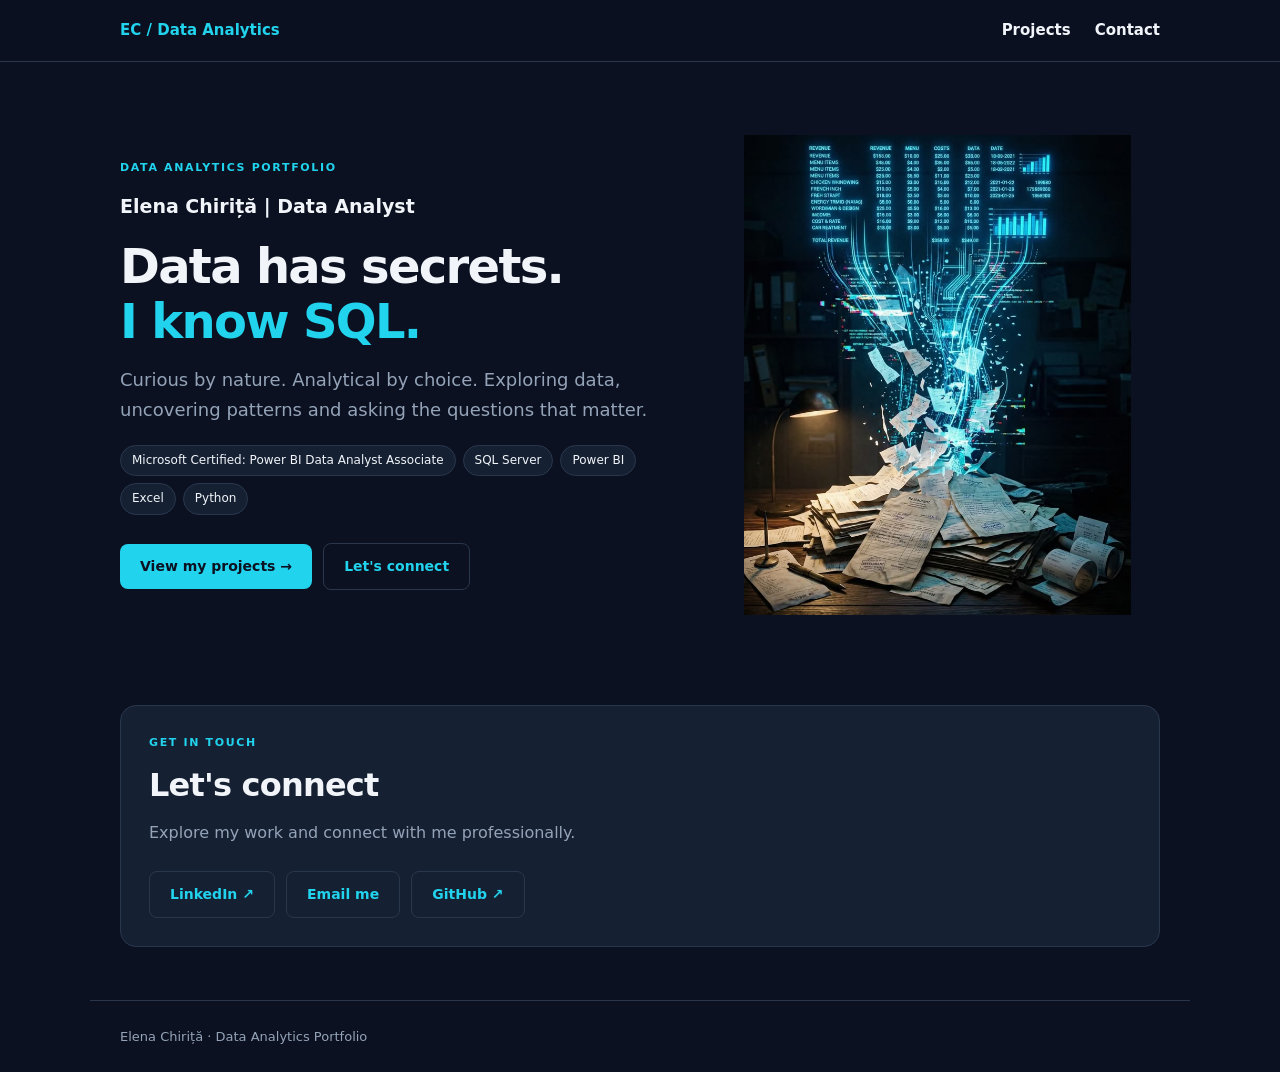
<file: index.html>
<!DOCTYPE html>
<html lang="en">
<head>
    <meta charset="utf-8">
    <meta name="viewport" content="width=device-width, initial-scale=1">
    <title>Elena Chiriță | Data Analyst Portfolio</title>
    <link rel="stylesheet" href="style.css">
</head>

<body>

<header>
    <nav>
        <a class="brand" href="index.html">EC / Data Analytics</a>
        <div>
            <a href="projects.html">Projects</a>
            <a href="#connect">Contact</a>
        </div>
    </nav>
</header>

<main>

    <section class="hero">

        <div class="hero-copy">

            <div class="eyebrow">
                Data analytics portfolio
            </div>

            <p class="identity">
                Elena Chiriță | Data Analyst
            </p>

            <h1>
                Data has secrets.<br>
                <span class="accent">I know SQL.</span>
            </h1>

            <p class="lead">
                Curious by nature. Analytical by choice.
                Exploring data, uncovering patterns and
                asking the questions that matter.
            </p>

            <div class="tags">

                <span class="tag">
                    Microsoft Certified: Power BI Data Analyst Associate
                </span>

                <span class="tag">SQL Server</span>
                <span class="tag">Power BI</span>
                <span class="tag">Excel</span>
                <span class="tag">Python</span>

            </div>

            <a class="btn" href="projects.html">
                View my projects →
            </a>

            <a class="btn secondary" href="#connect">
                Let's connect
            </a>

        </div>

        <div class="hero-visual">

            <img src="assets/data-hero.jpg.jpeg"
                 alt="Raw documents transforming into digital data">

        </div>

    </section>

    <section id="connect">

        <div class="eyebrow">Get in touch</div>

        <h2>Let's connect</h2>

        <p>
            Explore my work and connect with me professionally.
        </p>

        <a class="btn secondary"
           href="https://www.linkedin.com/in/elena-chirita-4a3ba3369/"
           target="_blank"
           rel="noopener noreferrer">
            LinkedIn ↗
        </a>

        <a class="btn secondary"
           href="mailto:chiritaelena314@gmail.com">
            Email me
        </a>

        <a class="btn secondary"
           href="https://github.com/ElenaChirita"
           target="_blank"
           rel="noopener noreferrer">
            GitHub ↗
        </a>

    </section>

</main>

<footer>
    Elena Chiriță · Data Analytics Portfolio
</footer>

</body>
</html>
</file>
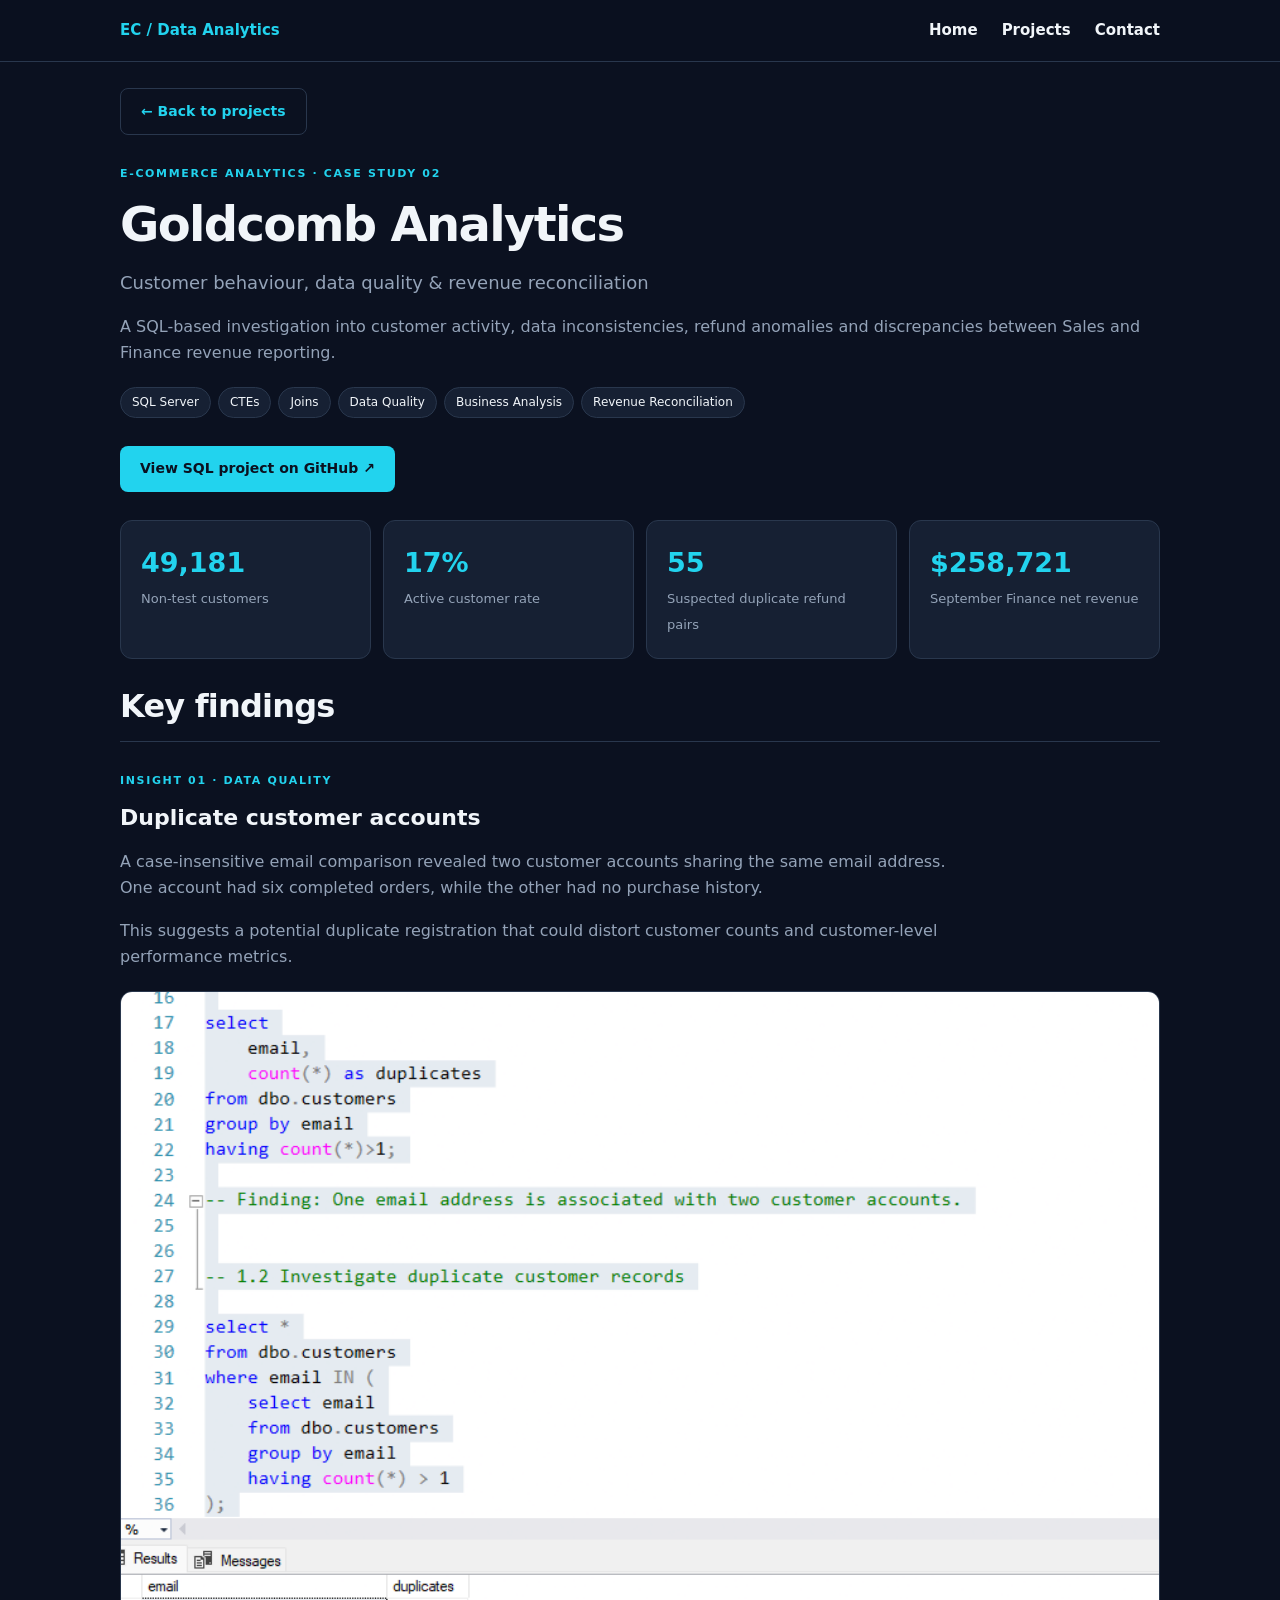
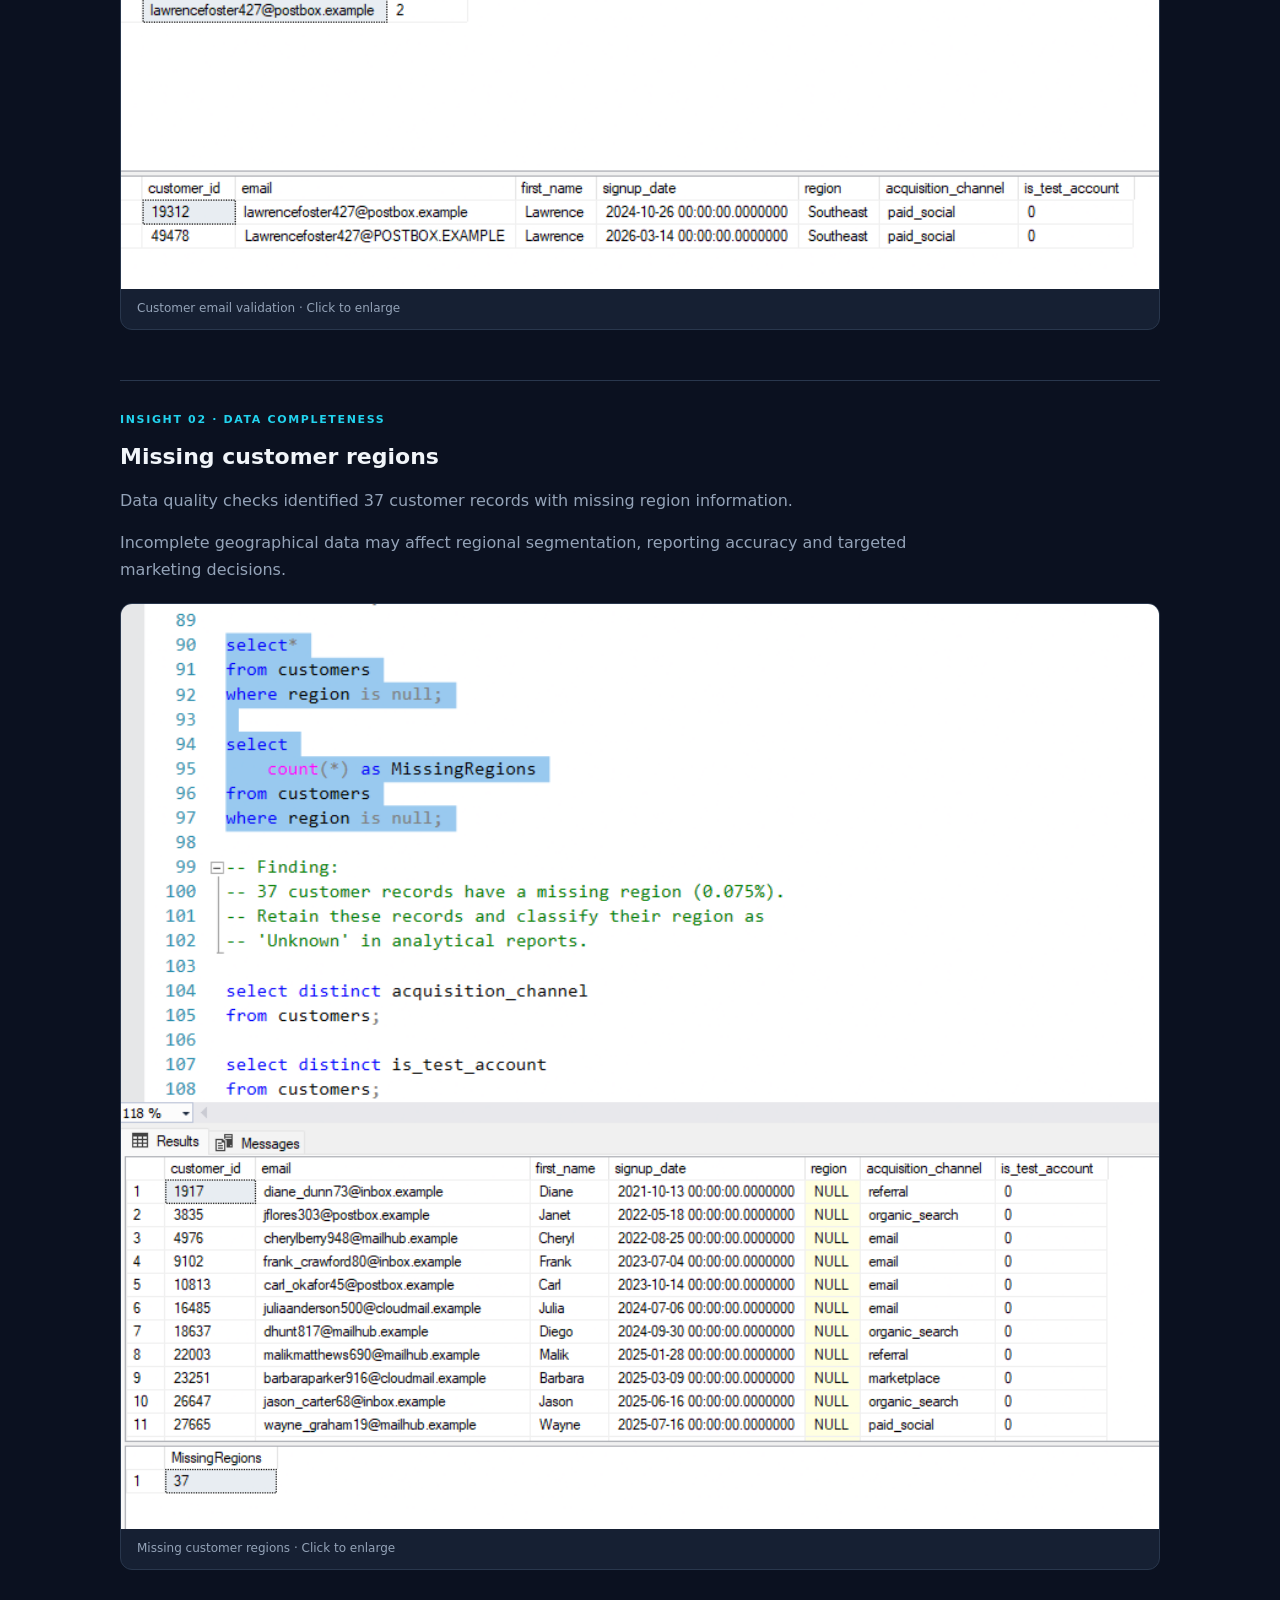
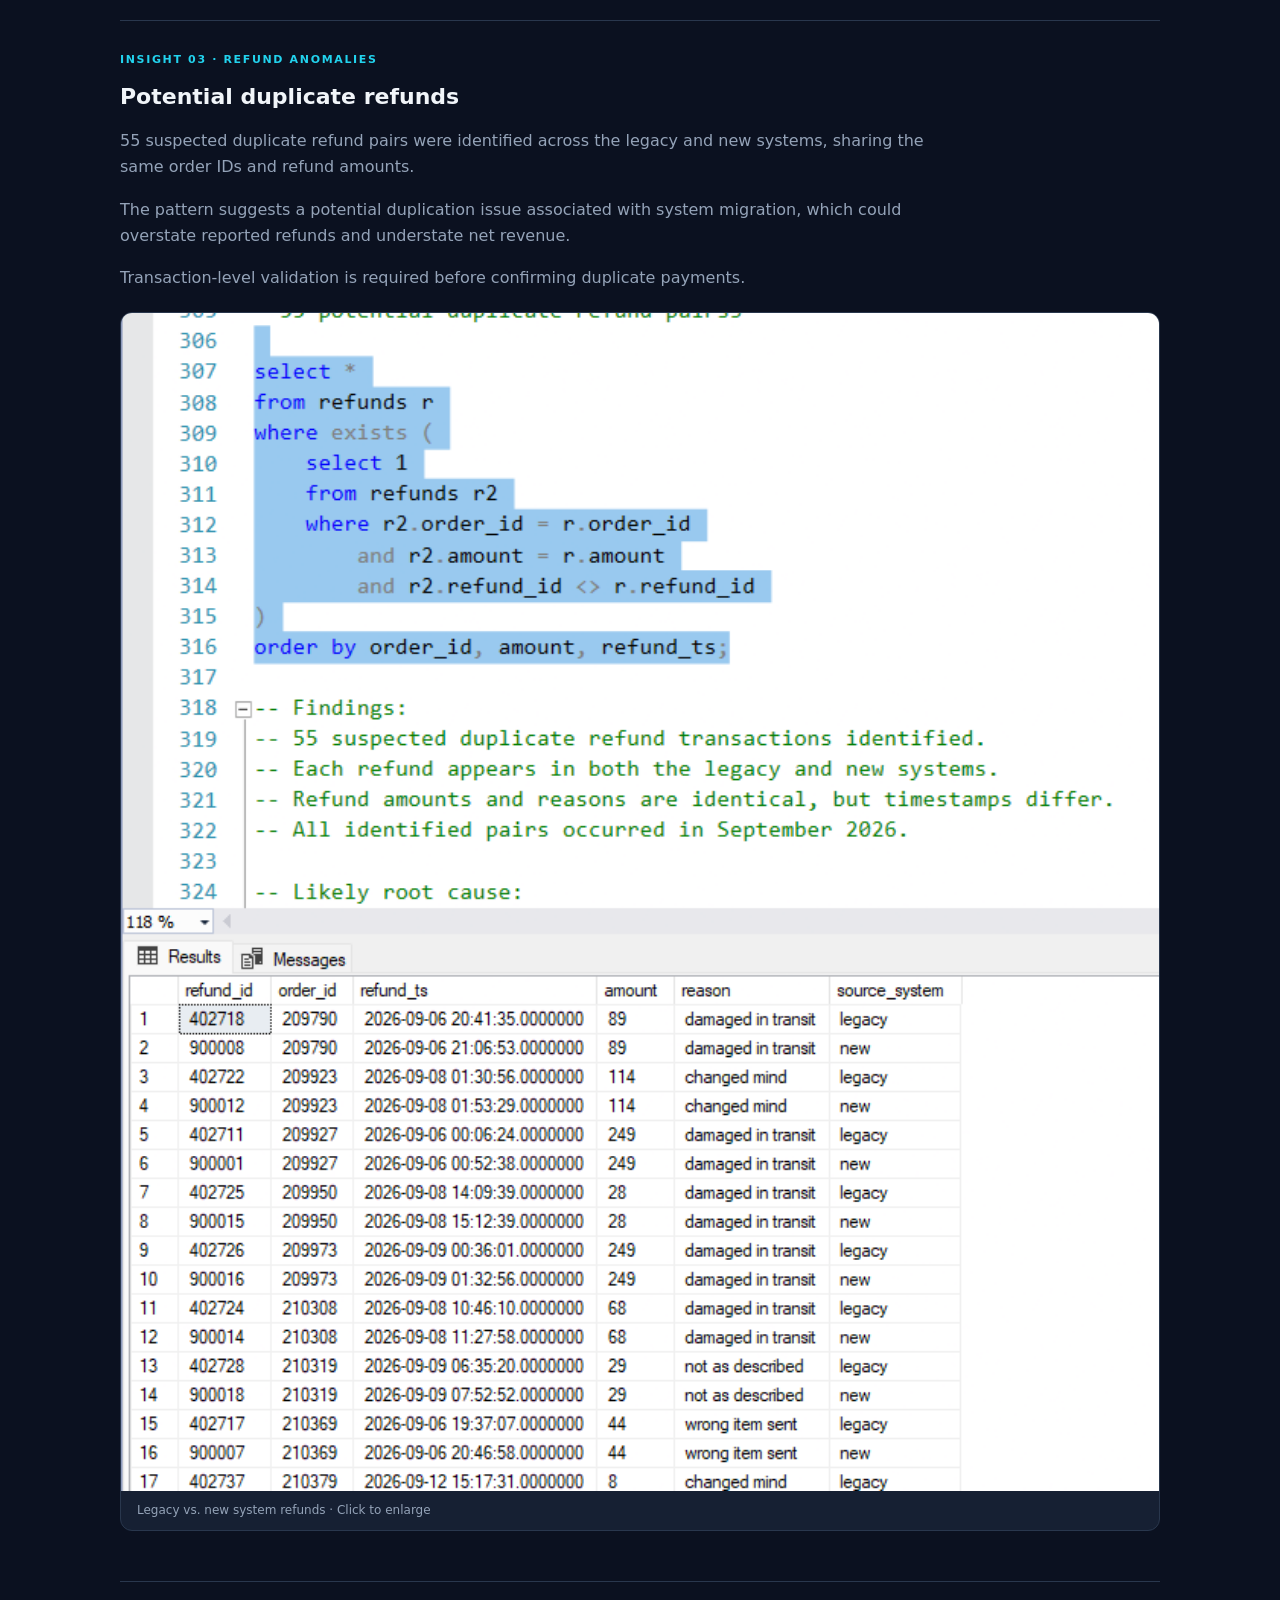
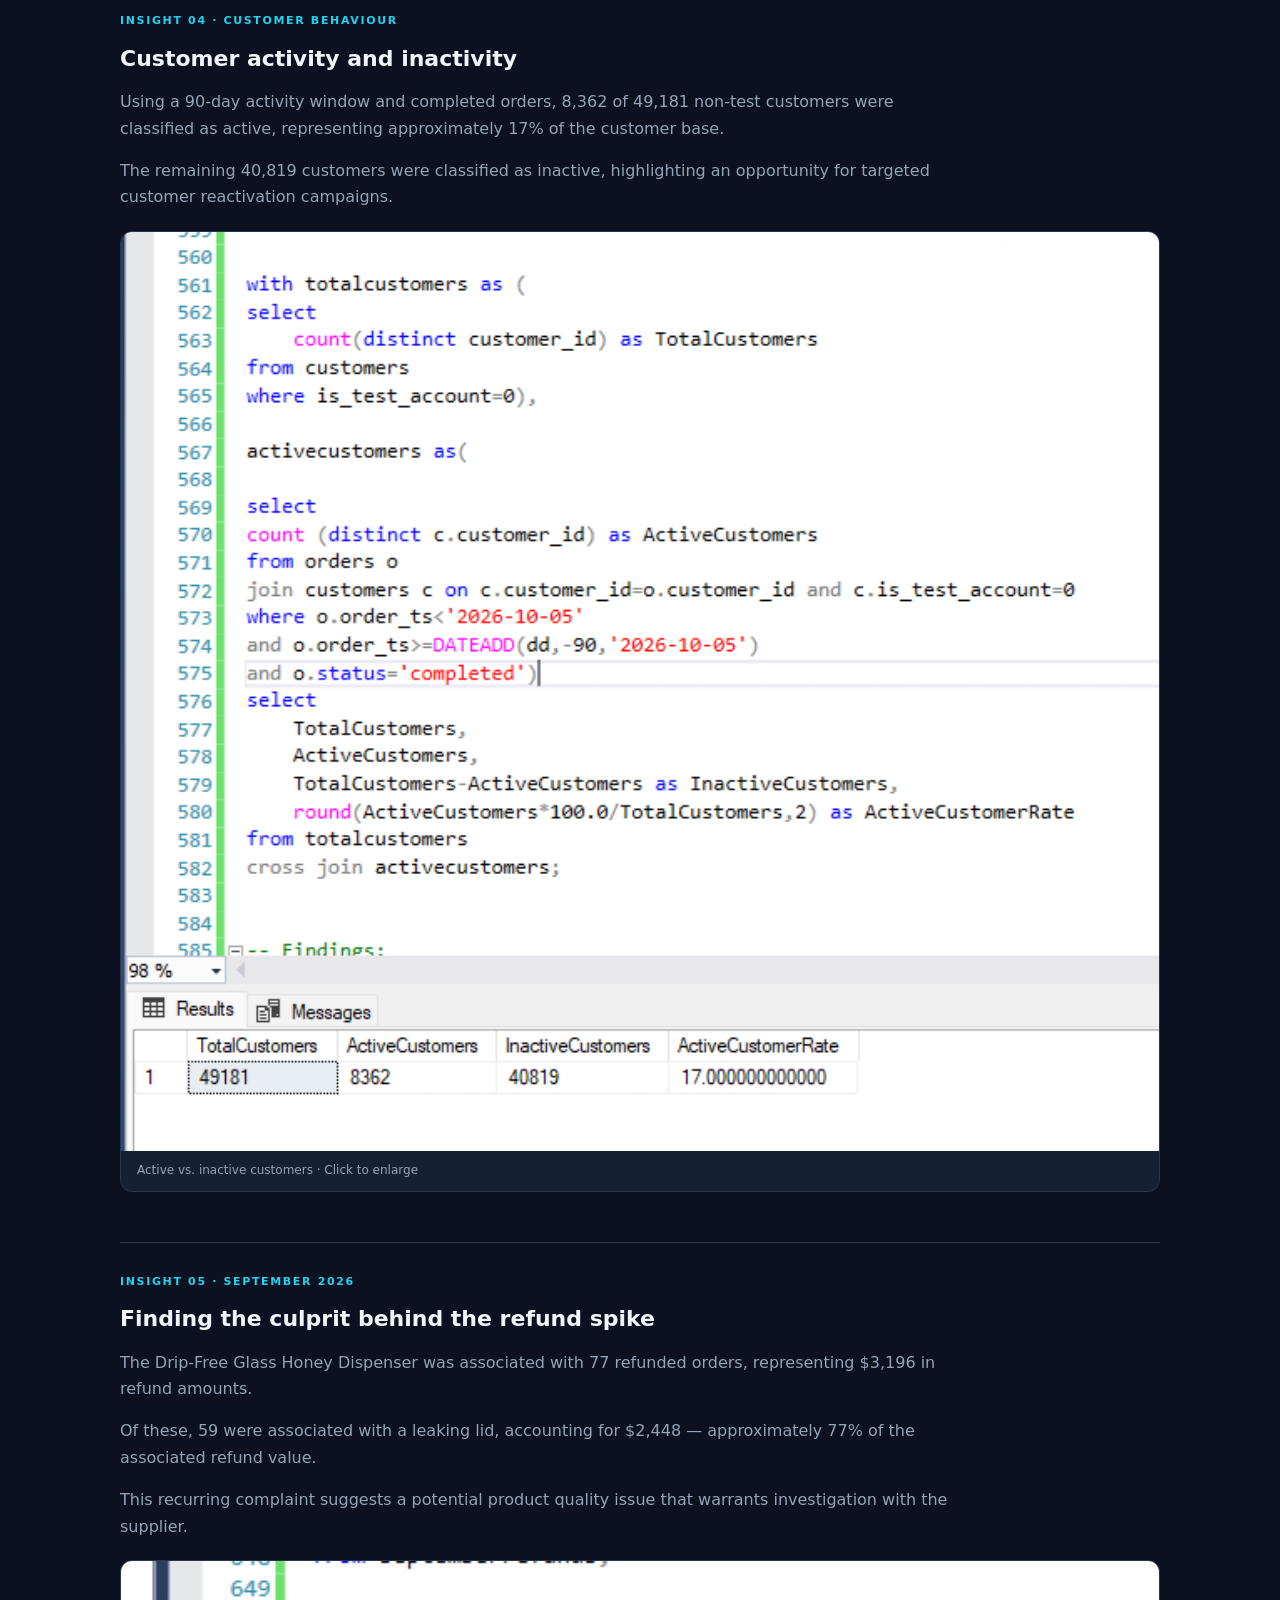
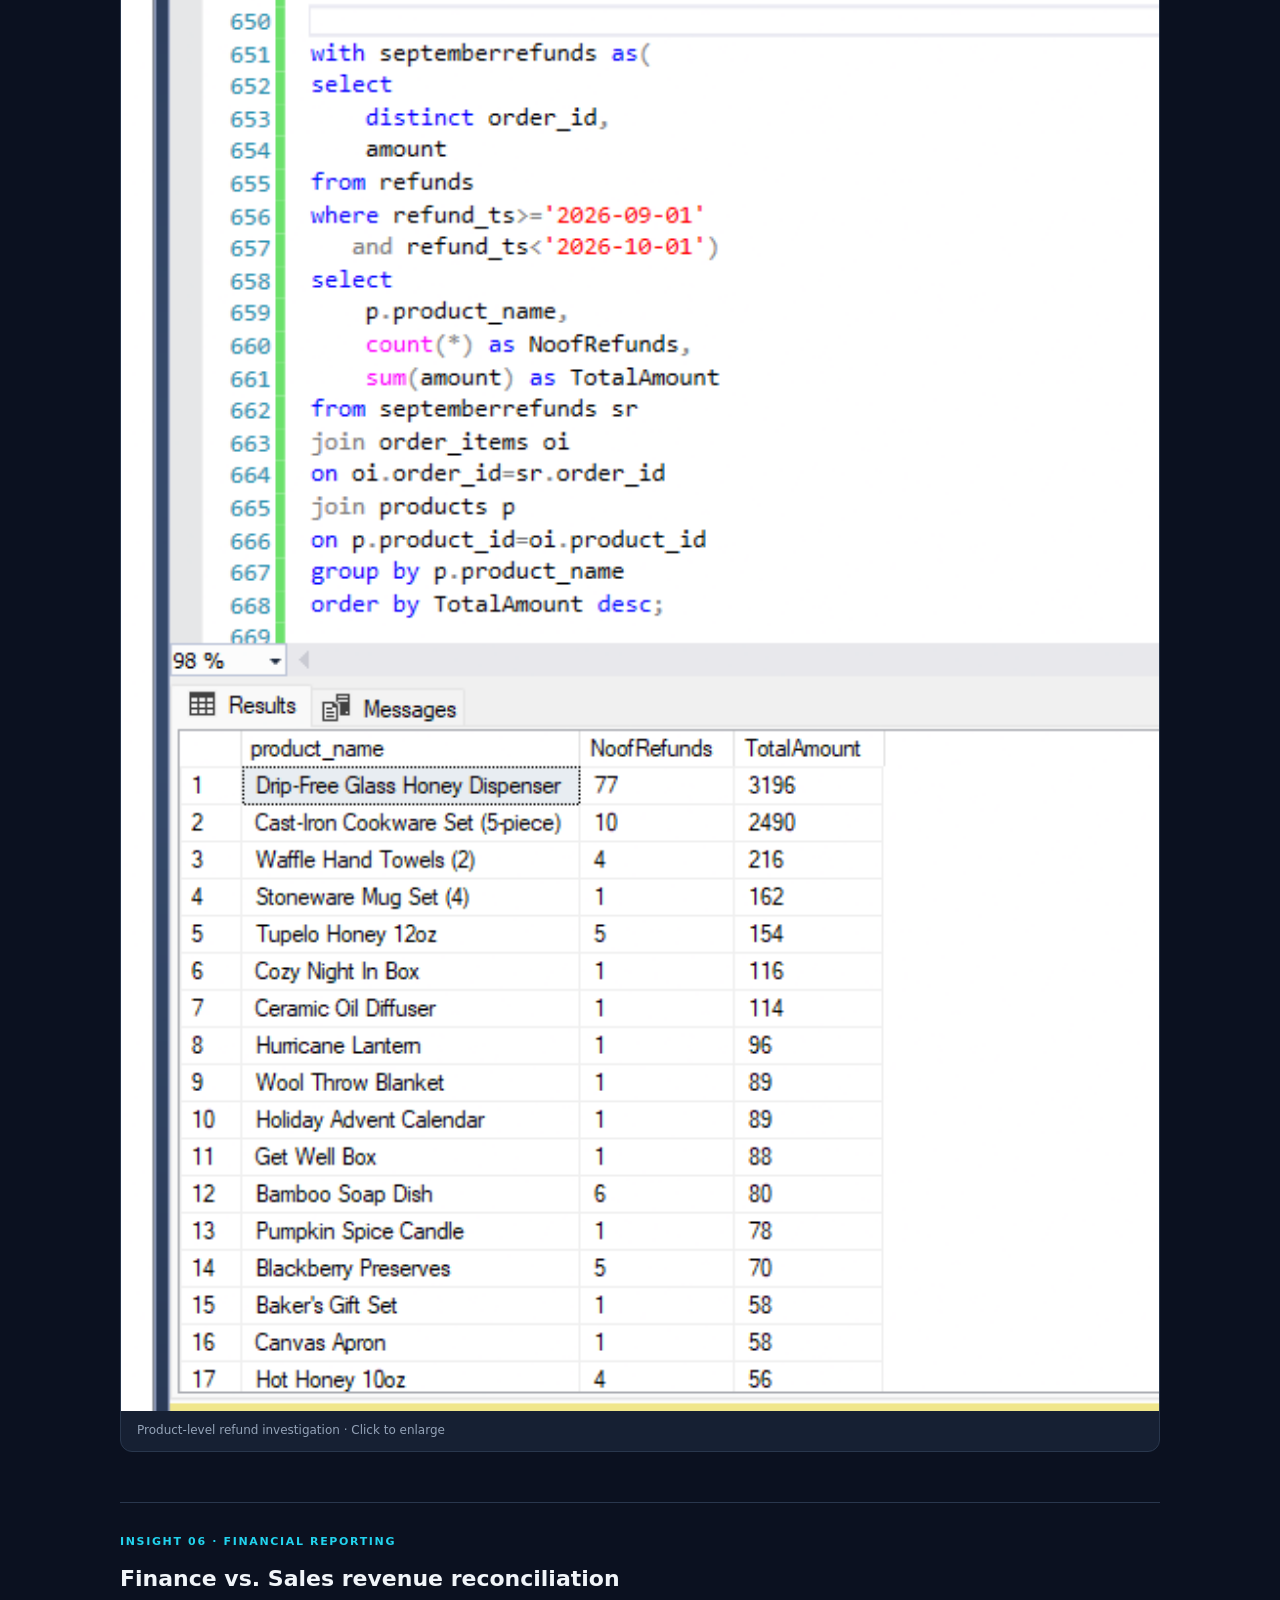
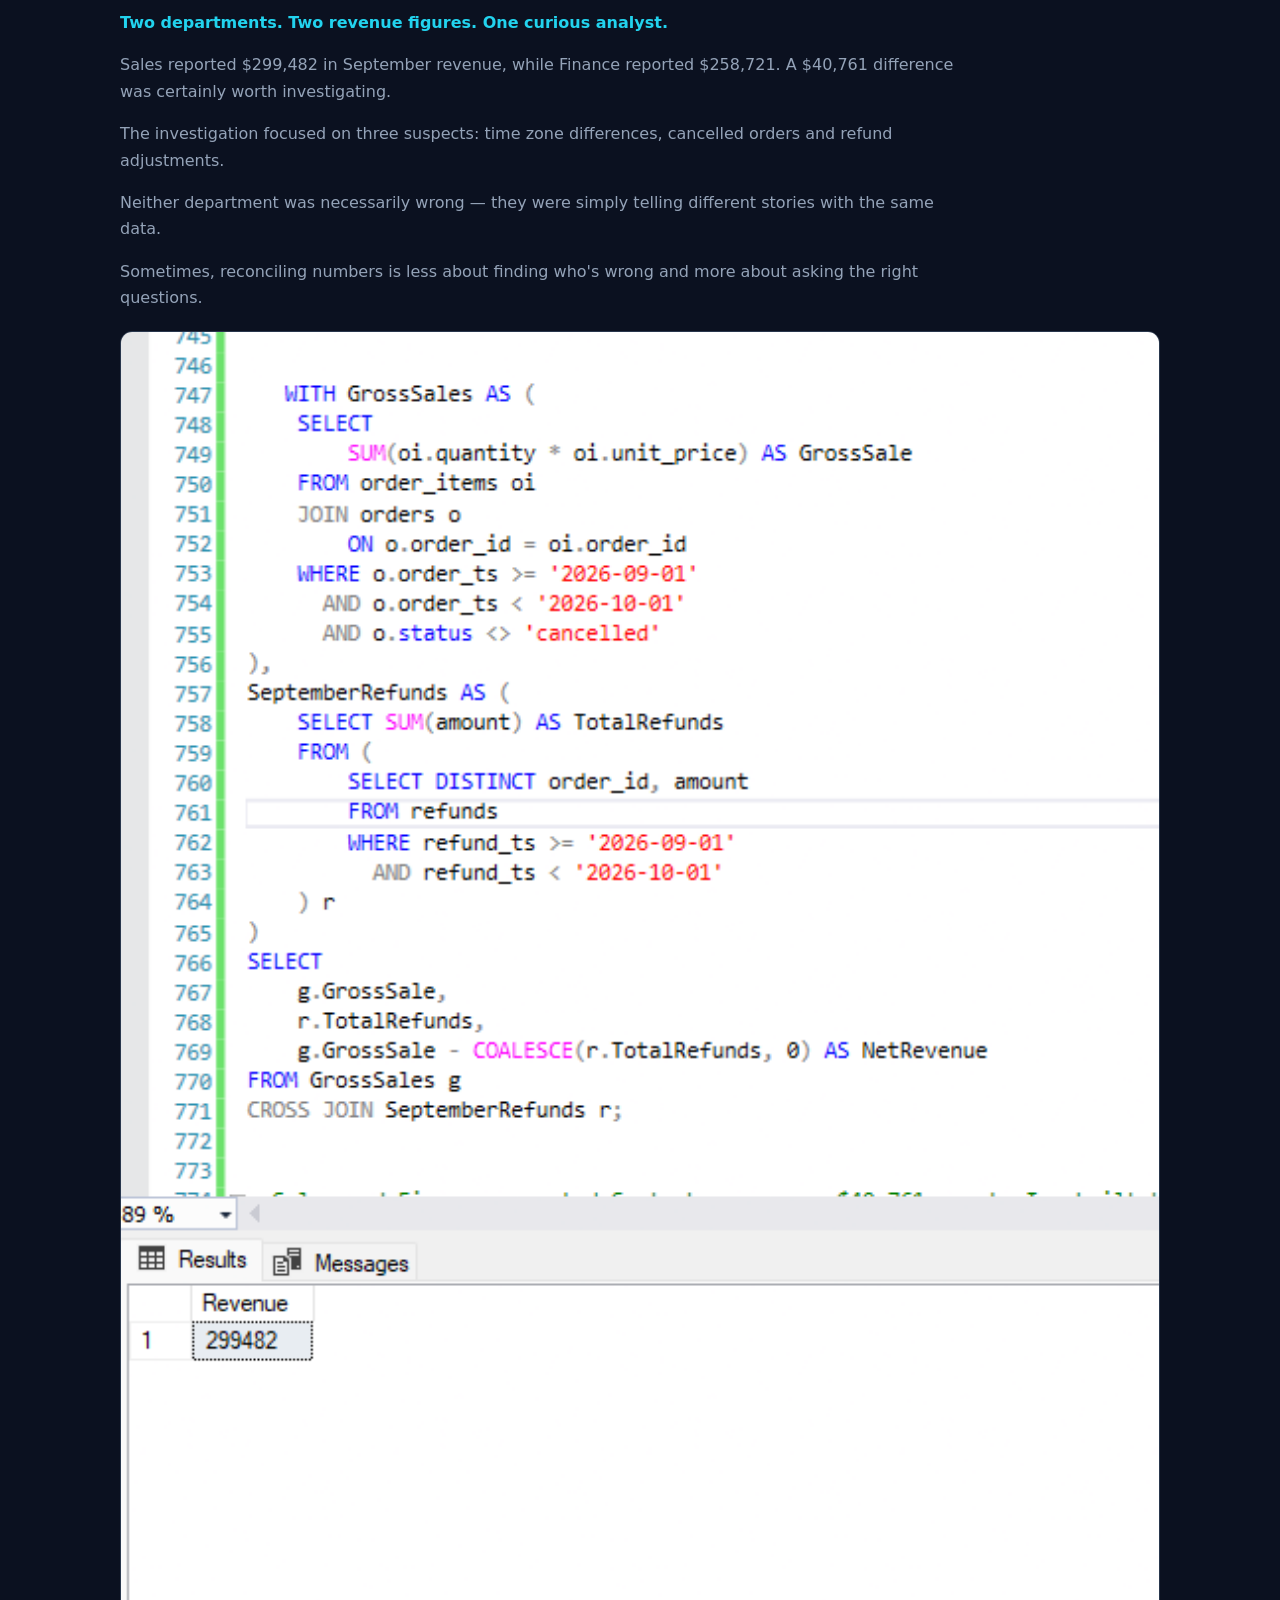
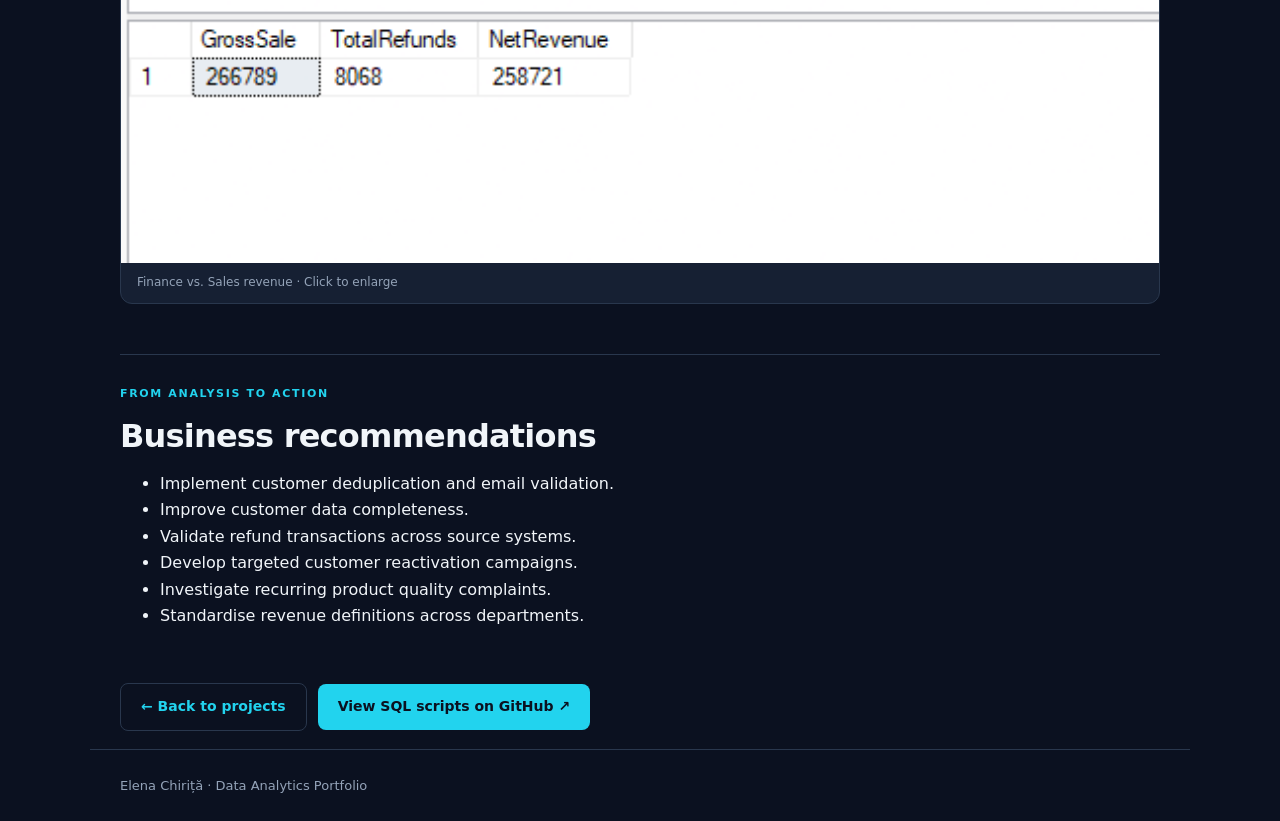
<file: goldcomb-analytics.html>
<!DOCTYPE html>
<html lang="en">
<head>
    <meta charset="utf-8">
    <meta name="viewport" content="width=device-width, initial-scale=1">
    <title>Goldcomb Analytics | Elena Chiriță</title>
    <link rel="stylesheet" href="style.css">
</head>

<body>

<header>
    <nav>
        <a class="brand" href="index.html">EC / Data Analytics</a>
        <div>
            <a href="index.html">Home</a>
            <a href="projects.html">Projects</a>
            <a href="index.html#connect">Contact</a>
        </div>
    </nav>
</header>

<main>

    <a class="btn secondary" href="projects.html">
        ← Back to projects
    </a>

    <section class="case">

        <div class="eyebrow">
            E-commerce analytics · Case study 02
        </div>

        <h1>Goldcomb Analytics</h1>

        <p class="lead">
            Customer behaviour, data quality & revenue reconciliation
        </p>

        <p>
            A SQL-based investigation into customer activity,
            data inconsistencies, refund anomalies and discrepancies
            between Sales and Finance revenue reporting.
        </p>

        <div class="tags">
            <span class="tag">SQL Server</span>
            <span class="tag">CTEs</span>
            <span class="tag">Joins</span>
            <span class="tag">Data Quality</span>
            <span class="tag">Business Analysis</span>
            <span class="tag">Revenue Reconciliation</span>
        </div>

        <a class="btn"
           href="https://github.com/ElenaChirita/GoldcombAnalytics"
           target="_blank"
           rel="noopener noreferrer">
            View SQL project on GitHub ↗
        </a>

        <div class="stats">

            <div class="stat">
                <strong>49,181</strong>
                <span>Non-test customers</span>
            </div>

            <div class="stat">
                <strong>17%</strong>
                <span>Active customer rate</span>
            </div>

            <div class="stat">
                <strong>55</strong>
                <span>Suspected duplicate refund pairs</span>
            </div>

            <div class="stat">
                <strong>$258,721</strong>
                <span>September Finance net revenue</span>
            </div>

        </div>

        <h2>Key findings</h2>

        <!-- INSIGHT 1 -->

        <section class="insight">

            <div class="eyebrow">
                Insight 01 · Data quality
            </div>

            <h3>Duplicate customer accounts</h3>

            <p>
                A case-insensitive email comparison revealed
                two customer accounts sharing the same email address.
                One account had six completed orders, while the
                other had no purchase history.
            </p>

            <p>
                This suggests a potential duplicate registration
                that could distort customer counts and customer-level
                performance metrics.
            </p>

            <figure>
                <button class="zoom" aria-label="Enlarge duplicate email analysis">
                    <img src="assets/1_email_duplicate.png"
                         alt="SQL analysis identifying duplicate customer emails"
                         loading="lazy">
                </button>

                <figcaption>
                    Customer email validation · Click to enlarge
                </figcaption>
            </figure>

        </section>

        <!-- INSIGHT 2 -->

        <section class="insight">

            <div class="eyebrow">
                Insight 02 · Data completeness
            </div>

            <h3>Missing customer regions</h3>

            <p>
                Data quality checks identified 37 customer records
                with missing region information.
            </p>

            <p>
                Incomplete geographical data may affect regional
                segmentation, reporting accuracy and targeted
                marketing decisions.
            </p>

            <figure>
                <button class="zoom" aria-label="Enlarge missing region analysis">
                    <img src="assets/2_missing_regions.png"
                         alt="SQL query identifying missing customer regions"
                         loading="lazy">
                </button>

                <figcaption>
                    Missing customer regions · Click to enlarge
                </figcaption>
            </figure>

        </section>

        <!-- INSIGHT 3 -->

        <section class="insight">

            <div class="eyebrow">
                Insight 03 · Refund anomalies
            </div>

            <h3>Potential duplicate refunds</h3>

            <p>
                55 suspected duplicate refund pairs were identified
                across the legacy and new systems, sharing the same
                order IDs and refund amounts.
            </p>

            <p>
                The pattern suggests a potential duplication issue
                associated with system migration, which could
                overstate reported refunds and understate net revenue.
            </p>

            <p>
                Transaction-level validation is required before
                confirming duplicate payments.
            </p>

            <figure>
                <button class="zoom" aria-label="Enlarge duplicate refund analysis">
                    <img src="assets/3.refunds_duplicate.png"
                         alt="SQL investigation of potential duplicate refunds"
                         loading="lazy">
                </button>

                <figcaption>
                    Legacy vs. new system refunds · Click to enlarge
                </figcaption>
            </figure>

        </section>

        <!-- INSIGHT 4 -->

        <section class="insight">

            <div class="eyebrow">
                Insight 04 · Customer behaviour
            </div>

            <h3>Customer activity and inactivity</h3>

            <p>
                Using a 90-day activity window and completed orders,
                8,362 of 49,181 non-test customers were classified
                as active, representing approximately 17%
                of the customer base.
            </p>

            <p>
                The remaining 40,819 customers were classified as
                inactive, highlighting an opportunity for targeted
                customer reactivation campaigns.
            </p>

            <figure>
                <button class="zoom" aria-label="Enlarge customer activity analysis">
                    <img src="assets/4_active_customers.png"
                         alt="SQL customer activity segmentation"
                         loading="lazy">
                </button>

                <figcaption>
                    Active vs. inactive customers · Click to enlarge
                </figcaption>
            </figure>

        </section>

        <!-- INSIGHT 5 -->

        <section class="insight">

            <div class="eyebrow">
                Insight 05 · September 2026
            </div>

            <h3>Finding the culprit behind the refund spike</h3>

            <p>
                The Drip-Free Glass Honey Dispenser was associated
                with 77 refunded orders, representing $3,196
                in refund amounts.
            </p>

            <p>
                Of these, 59 were associated with a leaking lid,
                accounting for $2,448 — approximately 77%
                of the associated refund value.
            </p>

            <p>
                This recurring complaint suggests a potential
                product quality issue that warrants investigation
                with the supplier.
            </p>

            <figure>
                <button class="zoom" aria-label="Enlarge refund spike investigation">
                    <img src="assets/5_product_refund_analysis.png"
                         alt="SQL investigation identifying leaking lids as a refund reason"
                         loading="lazy">
                </button>

                <figcaption>
                    Product-level refund investigation · Click to enlarge
                </figcaption>
            </figure>

        </section>

        <!-- INSIGHT 6 -->

        <section class="insight">

            <div class="eyebrow">
                Insight 06 · Financial reporting
            </div>

            <h3>Finance vs. Sales revenue reconciliation</h3>

            <p>
            <p class="accent">
    <strong>Two departments. Two revenue figures. One curious analyst.</strong>
</p>

<p>
    Sales reported $299,482 in September revenue, while Finance
    reported $258,721. A $40,761 difference was certainly
    worth investigating.
</p>

<p>
    The investigation focused on three suspects:
    time zone differences, cancelled orders and refund adjustments.
</p>

<p>
    Neither department was necessarily wrong — they were simply
    telling different stories with the same data.
</p>

<p>
    Sometimes, reconciling numbers is less about finding who's
    wrong and more about asking the right questions.
</p>
            </p>

            <figure>
                <button class="zoom" aria-label="Enlarge revenue reconciliation">
                    <img src="assets/6_revenue_reconciliation.png"
                         alt="SQL revenue reconciliation between Finance and Sales"
                         loading="lazy">
                </button>

                <figcaption>
                    Finance vs. Sales revenue · Click to enlarge
                </figcaption>
            </figure>

        </section>

        <!-- RECOMMENDATIONS -->

        <section class="insight">

            <div class="eyebrow">From analysis to action</div>

            <h2>Business recommendations</h2>

            <ul>
                <li>Implement customer deduplication and email validation.</li>
                <li>Improve customer data completeness.</li>
                <li>Validate refund transactions across source systems.</li>
                <li>Develop targeted customer reactivation campaigns.</li>
                <li>Investigate recurring product quality complaints.</li>
                <li>Standardise revenue definitions across departments.</li>
            </ul>

        </section>

       

        <a class="btn secondary" href="projects.html">
            ← Back to projects
        </a>

        <a class="btn"
           href="https://github.com/ElenaChirita/GoldcombAnalytics"
           target="_blank"
           rel="noopener noreferrer">
            View SQL scripts on GitHub ↗
        </a>

    </section>

</main>

<footer>
    Elena Chiriță · Data Analytics Portfolio
</footer>

<dialog id="viewer">
    <button aria-label="Close image" type="button">
        Close ×
    </button>
    <img alt="Enlarged SQL analysis screenshot">
</dialog>

<script>
    const viewer = document.querySelector('#viewer');

    document.querySelectorAll('.zoom').forEach(button => {
        button.onclick = () => {
            const image = button.querySelector('img');
            viewer.querySelector('img').src = image.src;
            viewer.querySelector('img').alt = image.alt;
            viewer.showModal();
        };
    });

    viewer.querySelector('button').onclick = () => {
        viewer.close();
    };

    viewer.onclick = event => {
        if (event.target === viewer) {
            viewer.close();
        }
    };
</script>

</body>
</html>
</file>
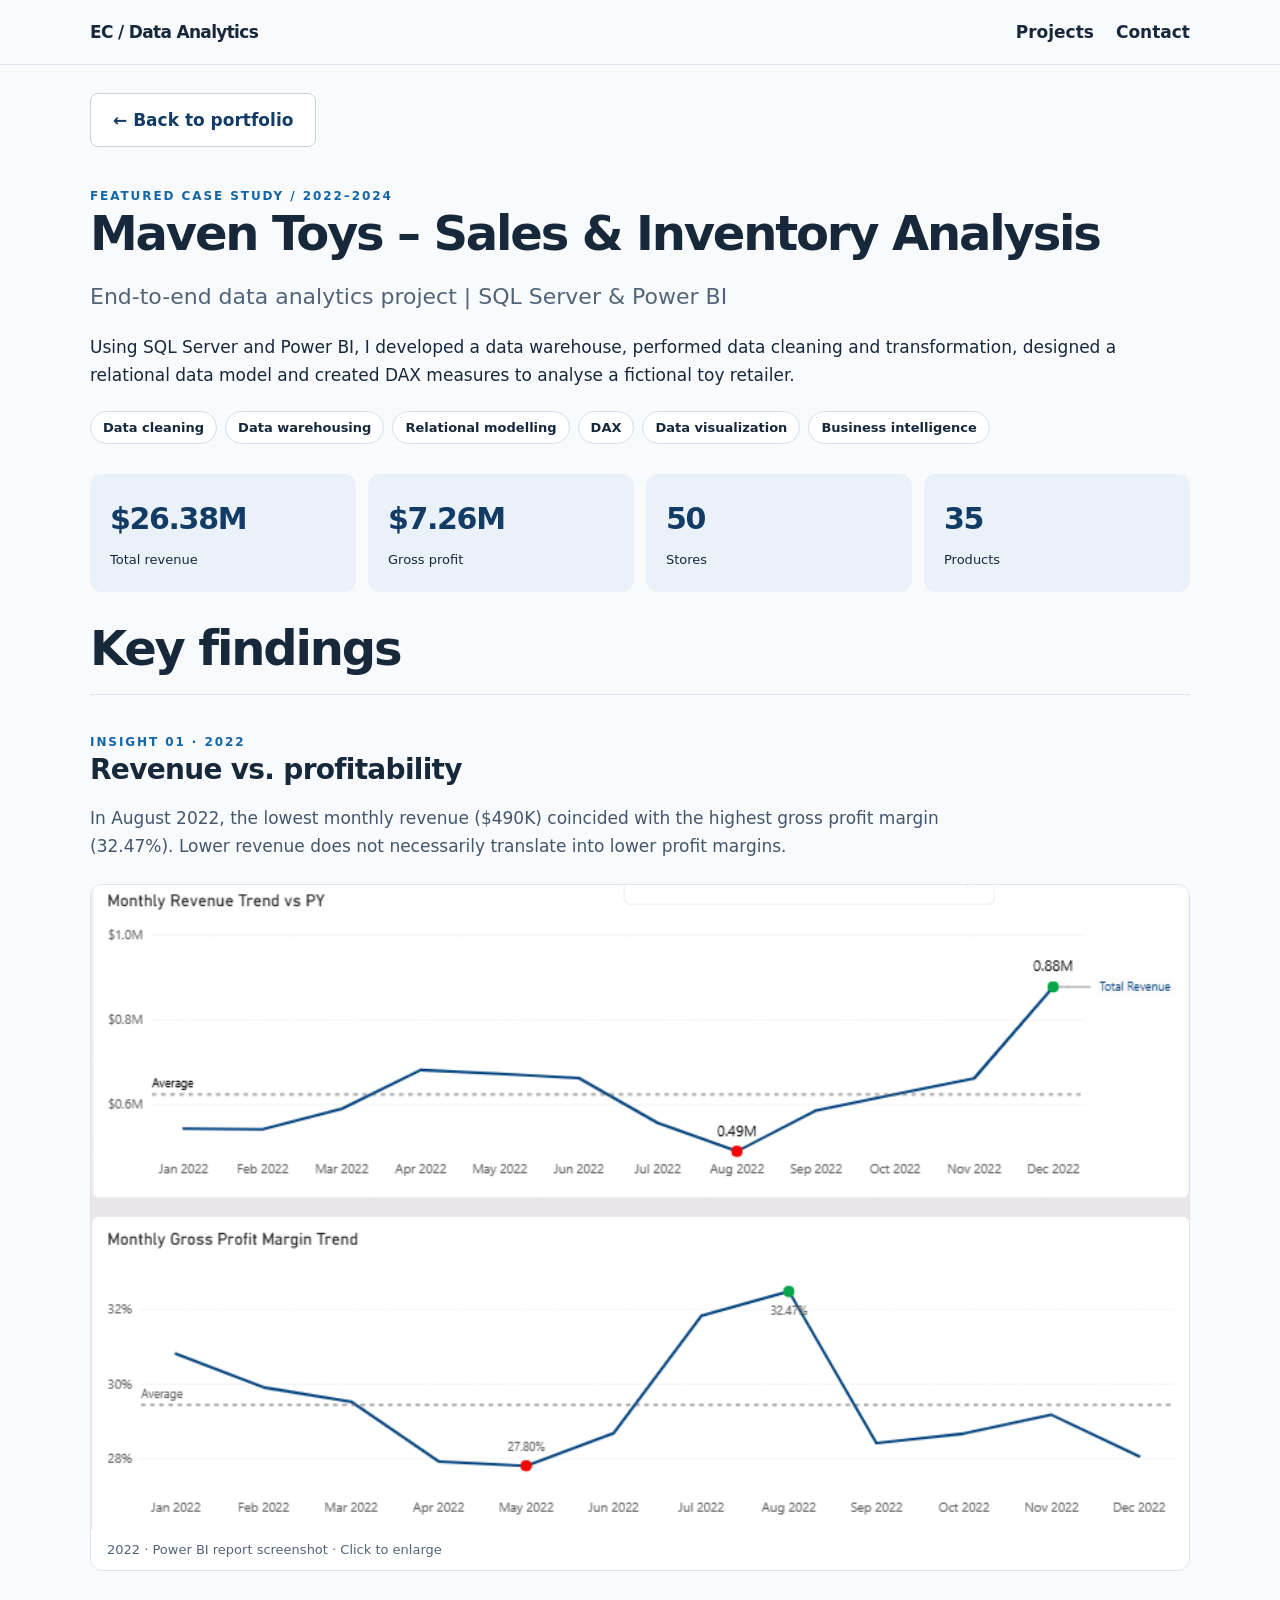
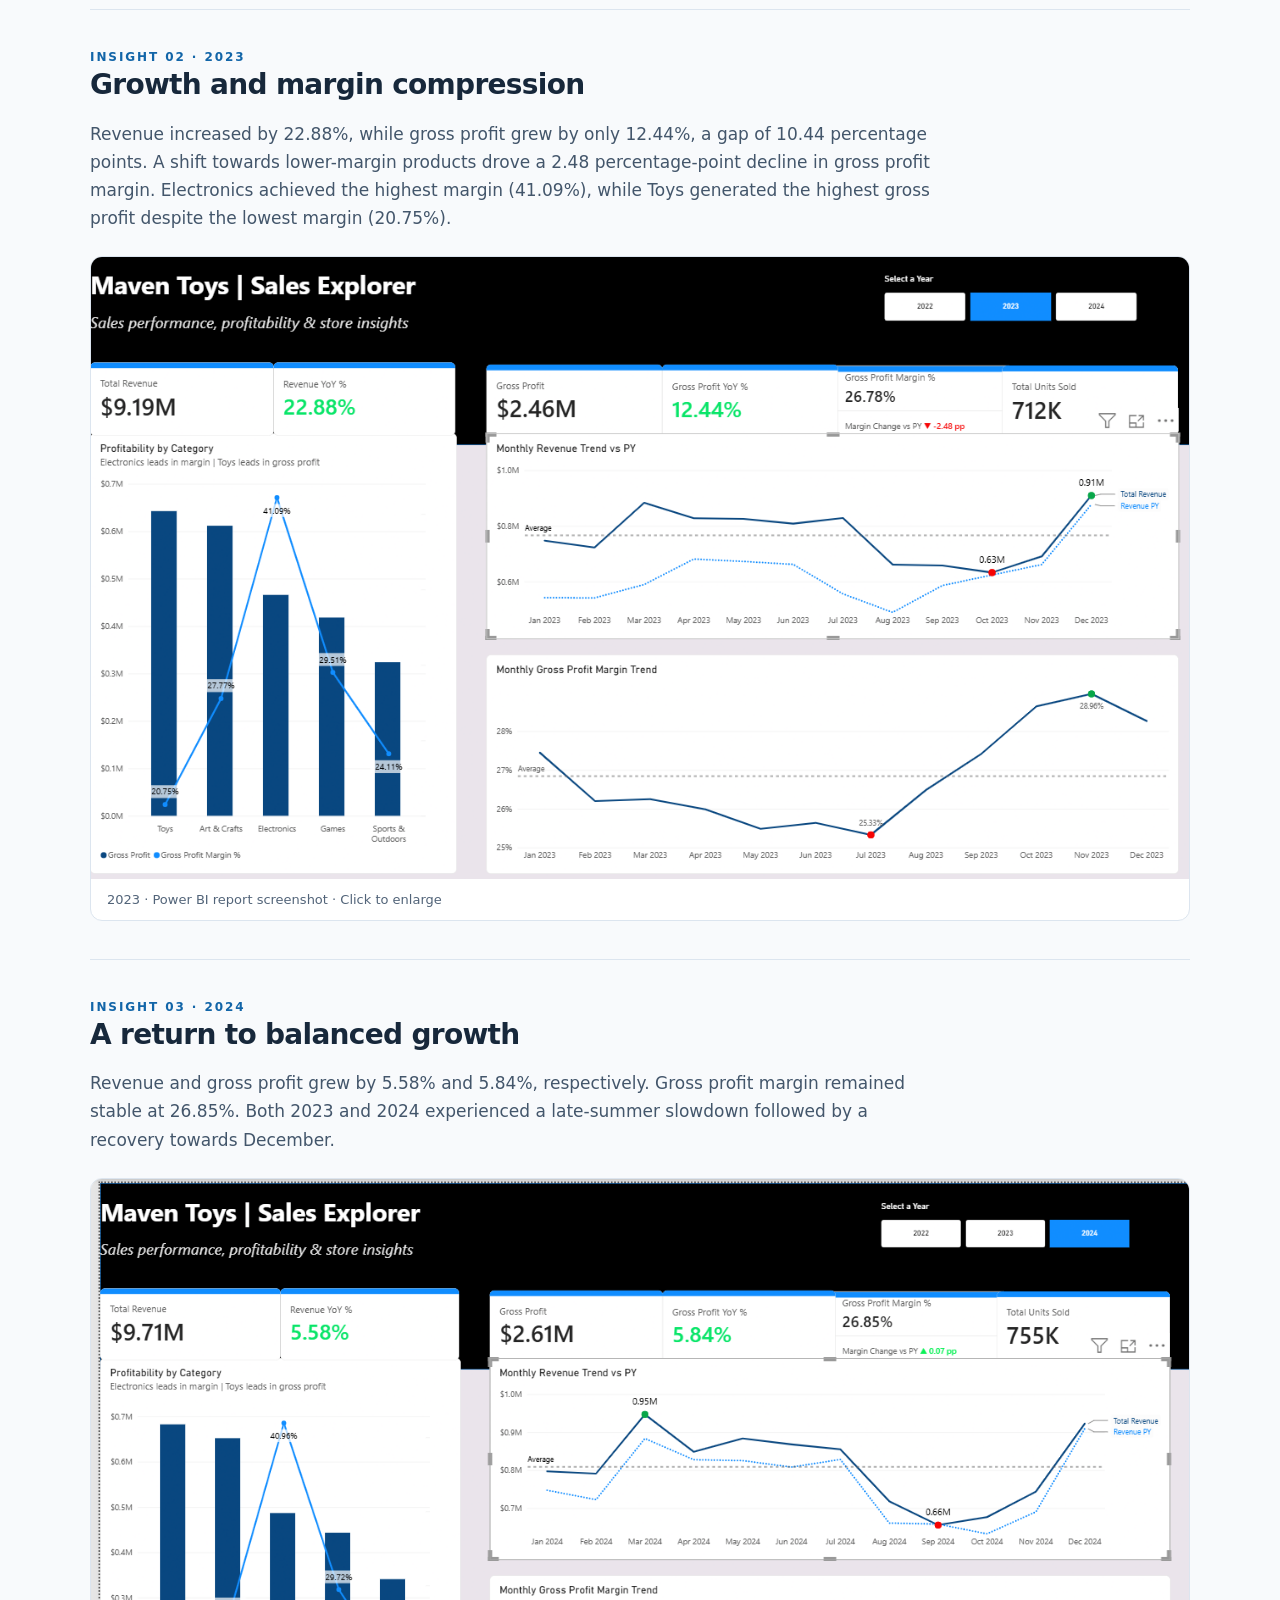
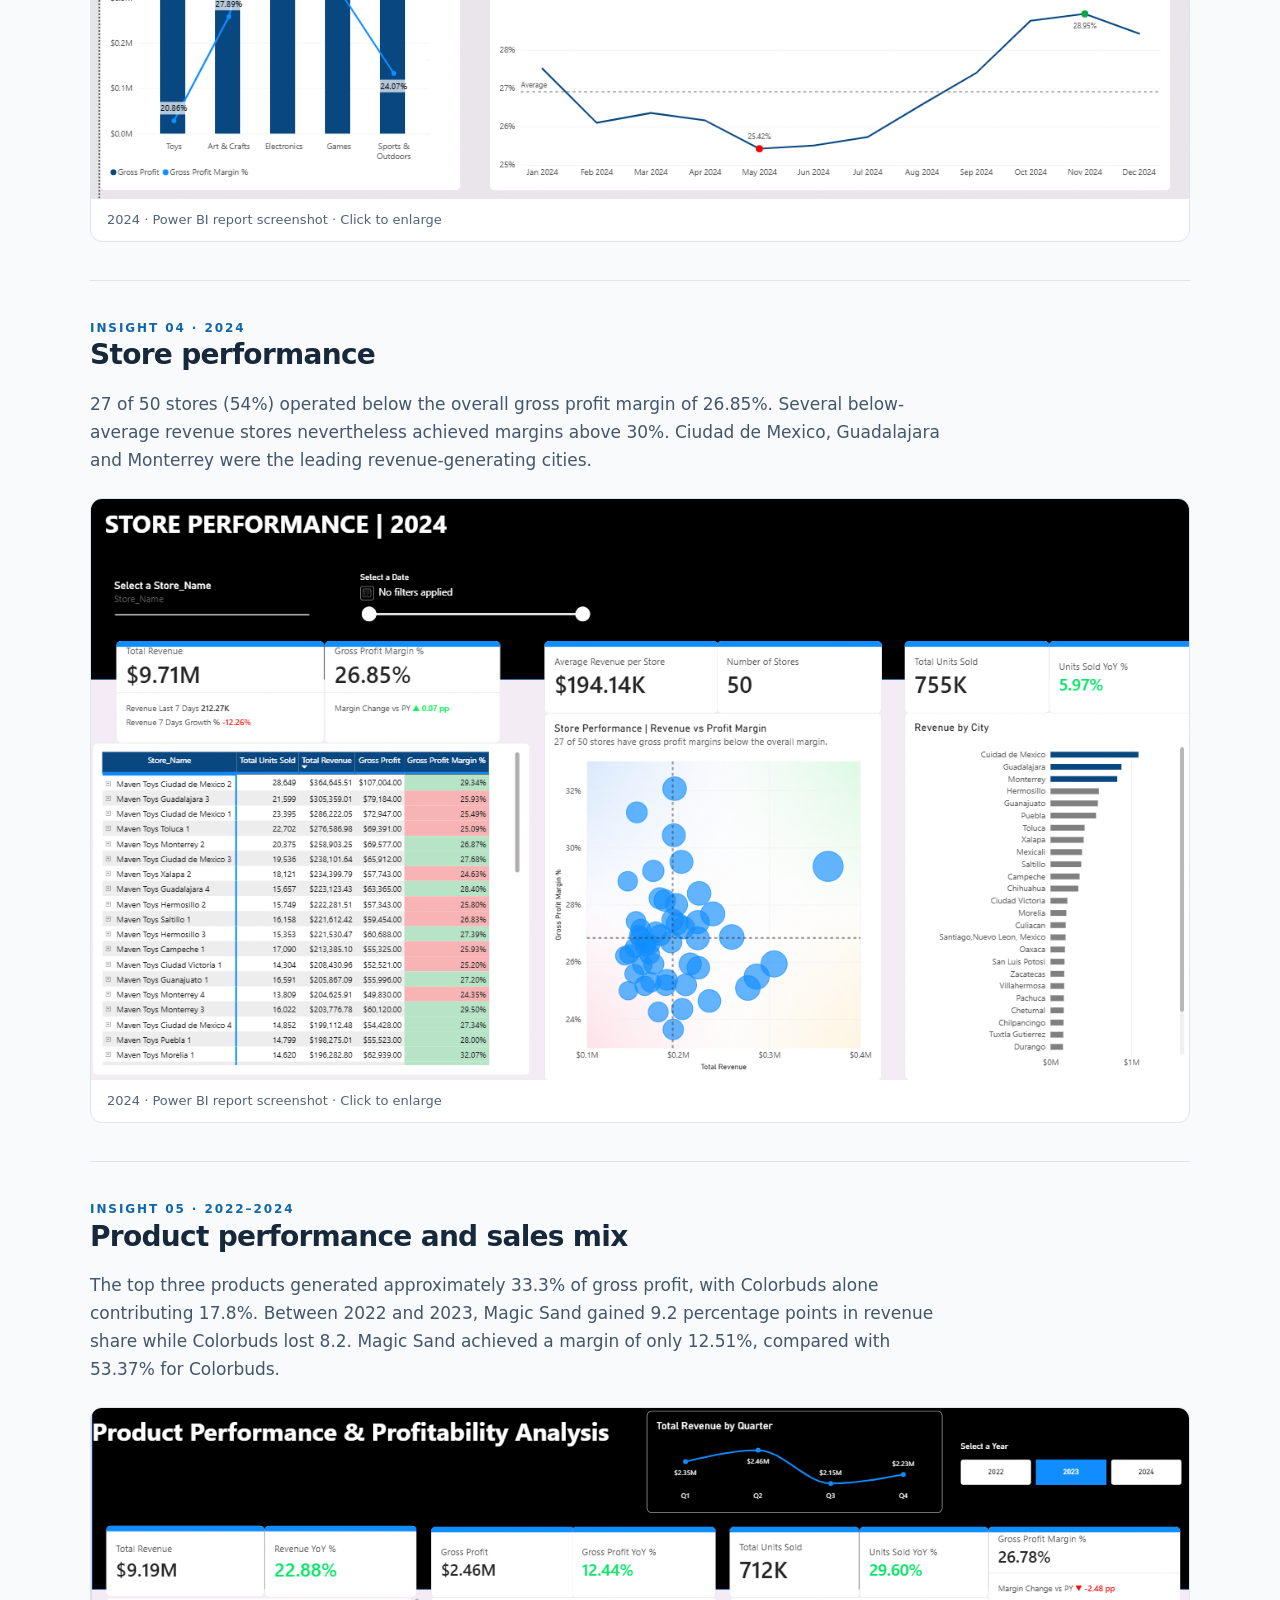
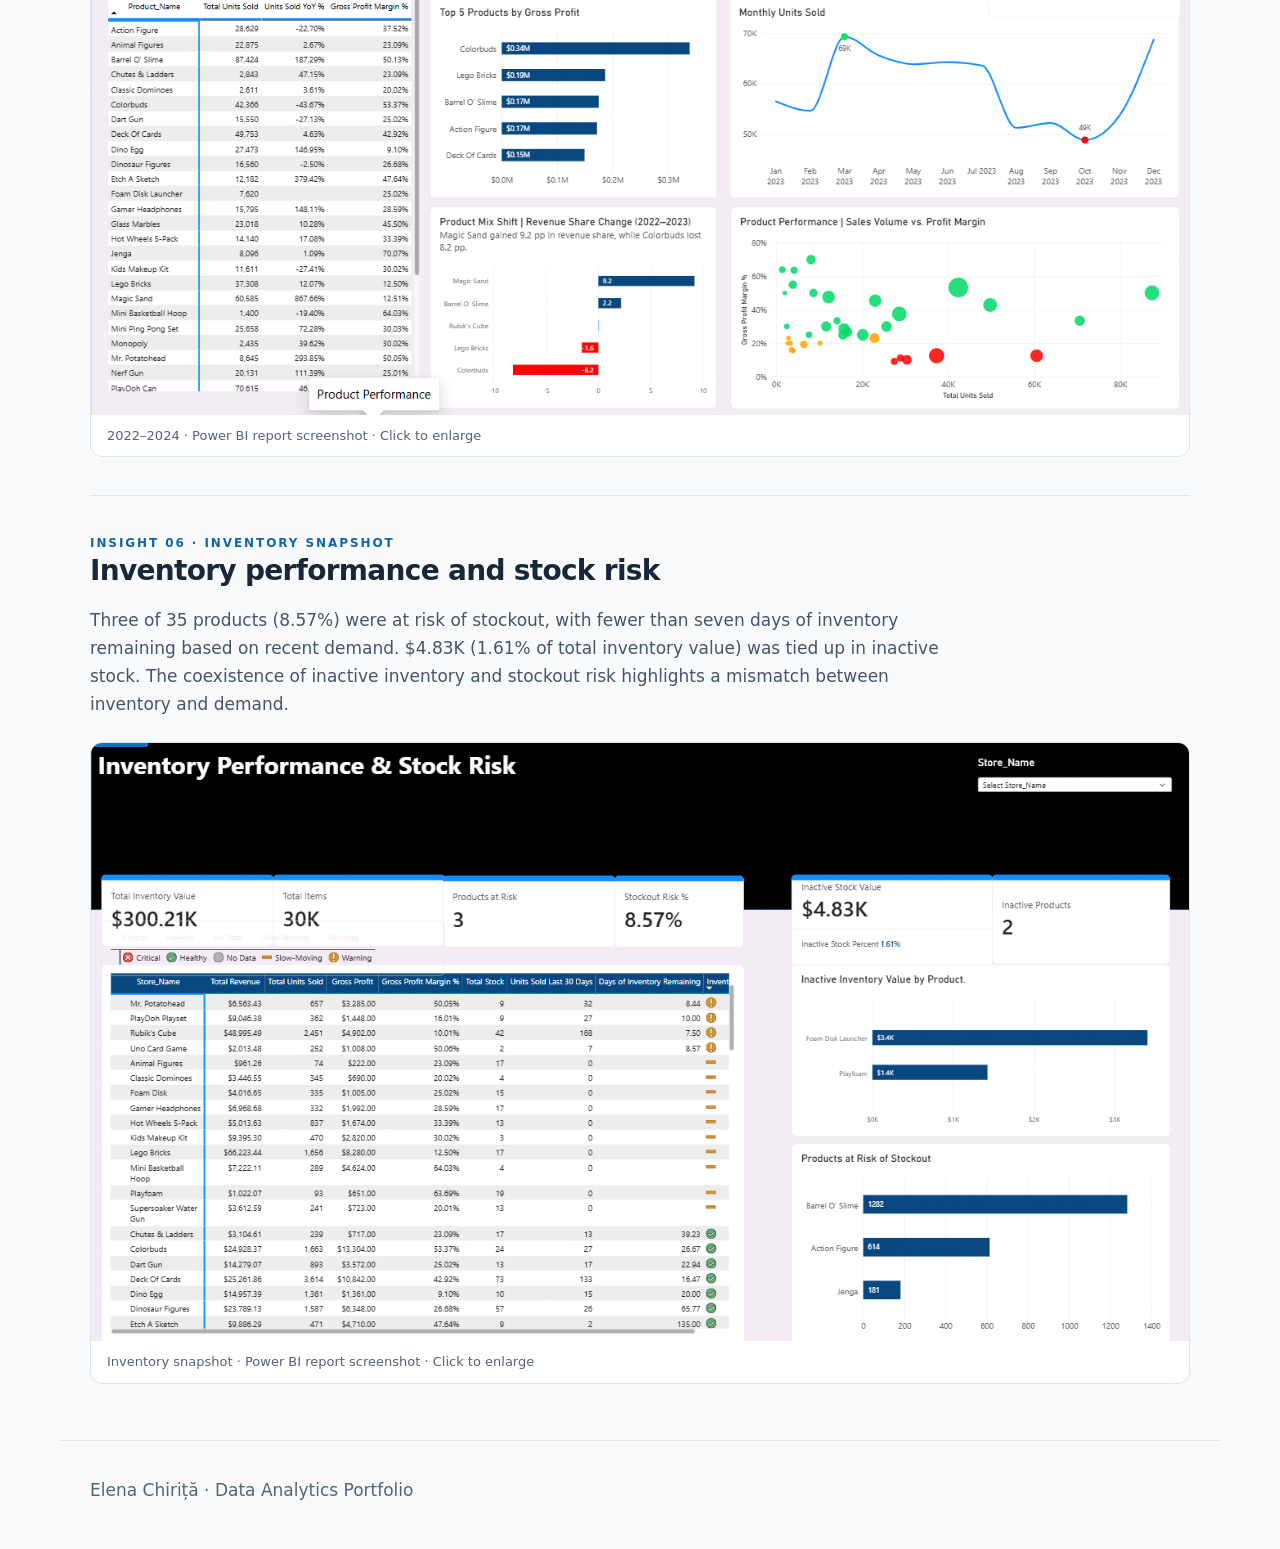
<file: maven-toys.html>
<!DOCTYPE html>

<html lang="en"><head><meta charset="utf-8"/><meta content="width=device-width,initial-scale=1" name="viewport"/><title>Elena Chiriță | Data Analyst Portfolio</title><style>*{box-sizing:border-box}html{scroll-behavior:smooth}body{margin:0;font:17px/1.65 system-ui,sans-serif;color:#17283b;background:#f8fafc}a{color:inherit}header{position:sticky;top:0;background:#f8fafcf5;backdrop-filter:blur(12px);border-bottom:1px solid #dce5ef;z-index:2}nav,main,footer{max-width:1160px;margin:auto;padding:18px 30px}nav{display:flex;align-items:center;justify-content:space-between;gap:20px}nav a{text-decoration:none;font-weight:650}nav div{display:flex;gap:22px}.brand{letter-spacing:-.04em}.hero{padding:90px 0 75px;max-width:850px}h1,h2,h3,p{margin:0 0 18px}h1{font-size:clamp(48px,8vw,92px);line-height:1.04;letter-spacing:-.065em}h2{font-size:clamp(30px,4vw,48px);line-height:1.12;letter-spacing:-.045em}h3{font-size:28px;line-height:1.2;letter-spacing:-.025em}.eyebrow{font-size:12px;text-transform:uppercase;letter-spacing:.16em;font-weight:800;color:#1265a8}.lead{font-size:22px;color:#526479;max-width:730px}.btn{display:inline-block;padding:12px 22px;border-radius:8px;background:#123b65;color:white;text-decoration:none;font-weight:650;margin:10px 8px 0 0}.secondary{background:white;color:#123b65;border:1px solid #c5d4e2}.tags{display:flex;flex-wrap:wrap;gap:8px;margin:22px 0}.tag{padding:5px 12px;border:1px solid #d2deea;background:white;border-radius:30px;font-size:13px;font-weight:650}.card{background:white;border:1px solid #dce5ef;border-radius:18px;overflow:hidden;display:grid;grid-template-columns:1fr 1fr;align-items:center;margin:24px 0 65px}.card div{padding:32px}.card img{width:100%;display:block}.stats{display:grid;grid-template-columns:repeat(4,1fr);gap:12px;margin:30px 0}.stat{background:#eaf1f8;padding:20px;border-radius:12px}.stat strong{display:block;font-size:30px;color:#123b65;letter-spacing:-.045em}.stat span{font-size:13px}.case{padding-top:40px;scroll-margin-top:80px}.insight{padding:38px 0;border-top:1px solid #dce5ef;scroll-margin-top:80px}.insight p{max-width:850px;color:#43566b}figure{margin:24px 0 0;background:white;border:1px solid #dce5ef;border-radius:12px;overflow:hidden}figure button{display:block;padding:0;border:0;background:none;width:100%;cursor:zoom-in}figure img{display:block;width:100%;height:auto}figcaption{padding:10px 16px;font-size:13px;color:#526479}dialog{border:0;background:#142335;padding:12px;max-width:98vw;max-height:98vh;border-radius:10px}dialog::backdrop{background:#000b}dialog img{max-width:94vw;max-height:85vh;object-fit:contain;display:block}dialog button{float:right;margin-bottom:8px;padding:8px 15px;cursor:pointer}footer{border-top:1px solid #dce5ef;color:#526479;padding-top:35px;padding-bottom:45px}#connect{background:#132f4c;color:white;padding:35px;border-radius:16px;margin:45px 0}#connect p{color:#d5e3f0}@media(max-width:700px){nav,main,footer{padding-left:18px;padding-right:18px}nav{font-size:13px}nav div{gap:12px}.hero{padding:55px 0}.card{grid-template-columns:1fr}.stats{grid-template-columns:1fr 1fr}.card div{padding:22px}}</style><style>.hero{max-width:none;display:grid;grid-template-columns:1fr 1.05fr;gap:32px;align-items:center;padding:78px 0 70px}.hero h1{font-size:clamp(45px,5.5vw,76px)}.hero-visual{background:radial-gradient(ellipse at 72% 20%,#cedcf8,transparent 68%),linear-gradient(145deg,#e9edf8,#8da4cb);border-radius:24px;min-height:360px;display:flex;flex-direction:column;justify-content:center;align-items:center;padding:42px 22px;overflow:hidden}.laptop{width:92%;max-width:520px;filter:drop-shadow(0 20px 18px #25395b55)}.screen{background:#172338;border:8px solid #172338;border-radius:12px 12px 3px 3px;padding:2px;overflow:hidden}.screen img{width:100%;display:block;border-radius:3px}.keyboard{height:15px;width:110%;margin-left:-5%;background:linear-gradient(#dce3eb,#8292a7);border-radius:2px 2px 40% 40%;border-bottom:3px solid #62748c}.visual-label{font-size:12px;letter-spacing:.13em;text-transform:uppercase;color:#304767;margin-top:32px;font-weight:700}.toy-art{min-height:240px;display:flex;align-items:center;justify-content:center;gap:12px;background:radial-gradient(ellipse at 50% 75%,#fff5df,#f0d8b6);overflow:hidden;padding:35px!important}.toy-art span{font-size:clamp(48px,7.5vw,100px);line-height:1;filter:drop-shadow(0 13px 7px #77582c35)}.toy-art span:nth-child(2){transform:translateY(-20px)}.toy-art span:nth-child(3){transform:rotate(8deg) translateY(12px)}@media(max-width:760px){.hero{grid-template-columns:1fr;padding:45px 0;gap:24px}.hero-visual{min-height:250px;padding:30px 20px}.toy-art{min-height:190px}}</style></head><body><header><nav><a class="brand" href="index.html">EC / Data Analytics</a><div><a href="index.html#projects">Projects</a><a href="index.html#connect">Contact</a></div></nav></header><main><a class="btn secondary" href="index.html">← Back to portfolio</a><section class="case" id="maven"><div class="eyebrow">Featured case study / 2022–2024</div><h2>Maven Toys – Sales &amp; Inventory Analysis</h2><p class="lead">End-to-end data analytics project | SQL Server &amp; Power BI</p><p>Using SQL Server and Power BI, I developed a data warehouse, performed data cleaning and transformation, designed a relational data model and created DAX measures to analyse a fictional toy retailer.</p><div class="tags"><span class="tag">Data cleaning</span><span class="tag">Data warehousing</span><span class="tag">Relational modelling</span><span class="tag">DAX</span><span class="tag">Data visualization</span><span class="tag">Business intelligence</span></div><div class="stats"><div class="stat"><strong>$26.38M</strong><span>Total revenue</span></div><div class="stat"><strong>$7.26M</strong><span>Gross profit</span></div><div class="stat"><strong>50</strong><span>Stores</span></div><div class="stat"><strong>35</strong><span>Products</span></div></div><h2>Key findings</h2><section class="insight" id="insight-1"><div class="eyebrow">Insight 01 · 2022</div><h3>Revenue vs. profitability</h3><p>In August 2022, the lowest monthly revenue ($490K) coincided with the highest gross profit margin (32.47%). Lower revenue does not necessarily translate into lower profit margins.</p><figure><button aria-label="Enlarge Revenue vs. profitability screenshot" class="zoom"><img alt="Power BI dashboard: Revenue vs. profitability" loading="lazy" src="assets/picture%201.png"/></button><figcaption>2022 · Power BI report screenshot · Click to enlarge</figcaption></figure></section><section class="insight" id="insight-2"><div class="eyebrow">Insight 02 · 2023</div><h3>Growth and margin compression</h3><p>Revenue increased by 22.88%, while gross profit grew by only 12.44%, a gap of 10.44 percentage points. A shift towards lower-margin products drove a 2.48 percentage-point decline in gross profit margin. Electronics achieved the highest margin (41.09%), while Toys generated the highest gross profit despite the lowest margin (20.75%).</p><figure><button aria-label="Enlarge Growth and margin compression screenshot" class="zoom"><img alt="Power BI dashboard: Growth and margin compression" loading="lazy" src="assets/picture%202.png"/></button><figcaption>2023 · Power BI report screenshot · Click to enlarge</figcaption></figure></section><section class="insight" id="insight-3"><div class="eyebrow">Insight 03 · 2024</div><h3>A return to balanced growth</h3><p>Revenue and gross profit grew by 5.58% and 5.84%, respectively. Gross profit margin remained stable at 26.85%. Both 2023 and 2024 experienced a late-summer slowdown followed by a recovery towards December.</p><figure><button aria-label="Enlarge A return to balanced growth screenshot" class="zoom"><img alt="Power BI dashboard: A return to balanced growth" loading="lazy" src="assets/picture%203.png"/></button><figcaption>2024 · Power BI report screenshot · Click to enlarge</figcaption></figure></section><section class="insight" id="insight-4"><div class="eyebrow">Insight 04 · 2024</div><h3>Store performance</h3><p>27 of 50 stores (54%) operated below the overall gross profit margin of 26.85%. Several below-average revenue stores nevertheless achieved margins above 30%. Ciudad de Mexico, Guadalajara and Monterrey were the leading revenue-generating cities.</p><figure><button aria-label="Enlarge Store performance screenshot" class="zoom"><img alt="Power BI dashboard: Store performance" loading="lazy" src="assets/picture%204.png"/></button><figcaption>2024 · Power BI report screenshot · Click to enlarge</figcaption></figure></section><section class="insight" id="insight-5"><div class="eyebrow">Insight 05 · 2022–2024</div><h3>Product performance and sales mix</h3><p>The top three products generated approximately 33.3% of gross profit, with Colorbuds alone contributing 17.8%. Between 2022 and 2023, Magic Sand gained 9.2 percentage points in revenue share while Colorbuds lost 8.2. Magic Sand achieved a margin of only 12.51%, compared with 53.37% for Colorbuds.</p><figure><button aria-label="Enlarge Product performance and sales mix screenshot" class="zoom"><img alt="Power BI dashboard: Product performance and sales mix" loading="lazy" src="assets/picture%205.png"/></button><figcaption>2022–2024 · Power BI report screenshot · Click to enlarge</figcaption></figure></section><section class="insight" id="insight-6"><div class="eyebrow">Insight 06 · Inventory snapshot</div><h3>Inventory performance and stock risk</h3><p>Three of 35 products (8.57%) were at risk of stockout, with fewer than seven days of inventory remaining based on recent demand. $4.83K (1.61% of total inventory value) was tied up in inactive stock. The coexistence of inactive inventory and stockout risk highlights a mismatch between inventory and demand.</p><figure><button aria-label="Enlarge Inventory performance and stock risk screenshot" class="zoom"><img alt="Power BI dashboard: Inventory performance and stock risk" loading="lazy" src="assets/picture%206.png"/></button><figcaption>Inventory snapshot · Power BI report screenshot · Click to enlarge</figcaption></figure></section></section></main><footer>Elena Chiriță · Data Analytics Portfolio</footer><dialog id="viewer"><button aria-label="Close image" type="button">Close ×</button><img alt="Enlarged dashboard"/></dialog><script>const d=document.querySelector('dialog');document.querySelectorAll('.zoom').forEach(b=>b.onclick=()=>{d.querySelector('img').src=b.querySelector('img').src;d.showModal()});d.querySelector('button').onclick=()=>d.close();d.onclick=e=>{if(e.target===d)d.close()};</script></body></html>
</file>
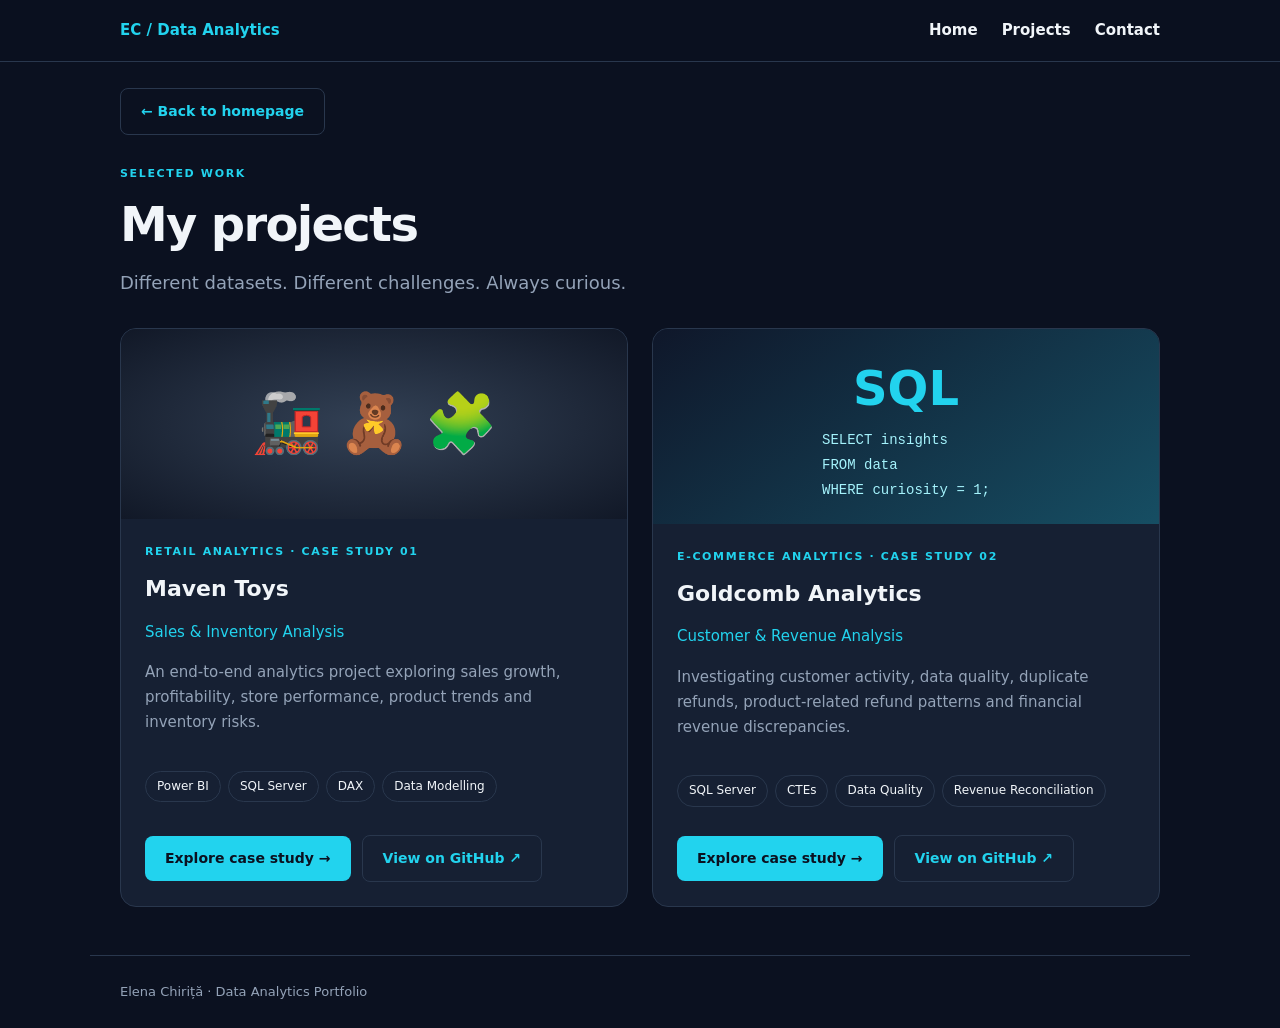
<file: projects.html>
<!DOCTYPE html>
<html lang="en">
<head>
    <meta charset="utf-8">
    <meta name="viewport" content="width=device-width, initial-scale=1">
    <title>My Projects | Elena Chiriță</title>
    <link rel="stylesheet" href="style.css">
</head>

<body>

<header>
    <nav>
        <a class="brand" href="index.html">EC / Data Analytics</a>
        <div>
            <a href="index.html">Home</a>
            <a href="projects.html">Projects</a>
            <a href="index.html#connect">Contact</a>
        </div>
    </nav>
</header>

<main>

    <a class="btn secondary" href="index.html">
        ← Back to homepage
    </a>

    <section class="case">

        <div class="eyebrow">Selected work</div>
        <h1>My projects</h1>

        <p class="lead">
            Different datasets. Different challenges.
            Always curious.
        </p>

        <div class="projects-grid">

            <!-- PROJECT 1 -->

            <article class="card">

                <a class="toy-art" href="maven-toys.html"
                   aria-label="Explore Maven Toys">

                    <span>🚂</span>
                    <span>🧸</span>
                    <span>🧩</span>

                </a>

                <div class="card-content">

                    <div class="eyebrow">
                        Retail analytics · Case study 01
                    </div>

                    <h3>Maven Toys</h3>

                    <p class="accent">
                        Sales & Inventory Analysis
                    </p>

                    <p>
                        An end-to-end analytics project exploring
                        sales growth, profitability, store performance,
                        product trends and inventory risks.
                    </p>

                    <div class="tags">
                        <span class="tag">Power BI</span>
                        <span class="tag">SQL Server</span>
                        <span class="tag">DAX</span>
                        <span class="tag">Data Modelling</span>
                    </div>

                    <div class="card-actions">

                        <a class="btn" href="maven-toys.html">
                            Explore case study →
                        </a>

                        <a class="btn secondary"
                           href="https://github.com/ElenaChirita/MavenToys-Analytics"
                           target="_blank"
                           rel="noopener noreferrer">
                            View on GitHub ↗
                        </a>

                    </div>

                </div>

            </article>

            <!-- PROJECT 2 -->

            <article class="card">

                <a class="sql-art" href="goldcomb-analytics.html"
                   aria-label="Explore Goldcomb Analytics">

                    <strong>SQL</strong>

                    <code>
                        SELECT insights<br>
                        FROM data<br>
                        WHERE curiosity = 1;
                    </code>

                </a>

                <div class="card-content">

                    <div class="eyebrow">
                        E-commerce analytics · Case study 02
                    </div>

                    <h3>Goldcomb Analytics</h3>

                    <p class="accent">
                        Customer & Revenue Analysis
                    </p>

                    <p>
                        Investigating customer activity, data quality,
                        duplicate refunds, product-related refund
                        patterns and financial revenue discrepancies.
                    </p>

                    <div class="tags">
                        <span class="tag">SQL Server</span>
                        <span class="tag">CTEs</span>
                        <span class="tag">Data Quality</span>
                        <span class="tag">Revenue Reconciliation</span>
                    </div>

                    <div class="card-actions">

                        <a class="btn" href="goldcomb-analytics.html">
                            Explore case study →
                        </a>

                        <a class="btn secondary"
                           href="https://github.com/ElenaChirita/GoldcombAnalytics"
                           target="_blank"
                           rel="noopener noreferrer">
                            View on GitHub ↗
                        </a>

                    </div>

                </div>

            </article>

        </div>

    </section>

</main>

<footer>
    Elena Chiriță · Data Analytics Portfolio
</footer>

</body>
</html>
</file>
<file: style.css>
:root {
    --background: #0B1120;
    --card: #162033;
    --text: #F1F5F9;
    --muted: #94A3B8;
    --accent: #22D3EE;
    --border: #29374D;
}

* {
    box-sizing: border-box;
}

html {
    scroll-behavior: smooth;
}

body {
    margin: 0;
    font: 16px/1.65 Inter, system-ui, sans-serif;
    background: var(--background);
    color: var(--text);
}

a {
    color: inherit;
    text-decoration: none;
}

header {
    position: sticky;
    top: 0;
    background: #0B1120F5;
    backdrop-filter: blur(12px);
    border-bottom: 1px solid var(--border);
    z-index: 10;
}

nav, main, footer {
    max-width: 1100px;
    margin: auto;
    padding: 18px 30px;
}

nav {
    display: flex;
    justify-content: space-between;
    align-items: center;
    gap: 20px;
}

nav div {
    display: flex;
    gap: 24px;
}

nav a {
    font-weight: 600;
    font-size: 15px;
}

nav a:hover {
    color: var(--accent);
}

.brand {
    color: var(--accent);
    font-weight: 700;
}

h1, h2, h3, p {
    margin: 0 0 16px;
}

h1 {
    font-size: clamp(32px, 4vw, 48px);
    line-height: 1.15;
    font-weight: 700;
    letter-spacing: -0.035em;
}

h2 {
    font-size: 32px;
    line-height: 1.2;
    letter-spacing: -0.025em;
}

h3 {
    font-size: 22px;
    line-height: 1.3;
}

p {
    color: var(--muted);
}

.accent {
    color: var(--accent);
}

.eyebrow {
    font-size: 11px;
    text-transform: uppercase;
    letter-spacing: 0.15em;
    font-weight: 700;
    color: var(--accent);
    margin-bottom: 14px;
}

.identity {
    font-size: 19px;
    font-weight: 600;
    color: var(--text);
}

.lead {
    font-size: 18px;
    color: var(--muted);
}

.hero {
    display: grid;
    grid-template-columns: 1.1fr 0.9fr;
    align-items: center;
    gap: 50px;
    padding: 55px 0;
}

.hero-visual img {
    display: block;
    width: 100%;
    max-height: 480px;
    object-fit: contain;
    border-radius: 18px;
}

.btn {
    display: inline-block;
    padding: 11px 20px;
    border-radius: 8px;
    background: var(--accent);
    color: var(--background);
    font-size: 14px;
    font-weight: 700;
    margin: 8px 6px 0 0;
    transition: 0.2s;
}

.btn:hover {
    transform: translateY(-2px);
    filter: brightness(1.1);
}

.secondary {
    background: transparent;
    color: var(--accent);
    border: 1px solid var(--border);
}

.secondary:hover {
    border-color: var(--accent);
}

.tags {
    display: flex;
    flex-wrap: wrap;
    gap: 7px;
    margin: 20px 0;
}

.tag {
    padding: 5px 11px;
    border: 1px solid var(--border);
    background: var(--card);
    border-radius: 30px;
    font-size: 12px;
    color: var(--text);
}

.projects-grid {
    display: grid;
    grid-template-columns: repeat(2, 1fr);
    gap: 24px;
    margin: 30px 0;
}

.card {
    background: var(--card);
    border: 1px solid var(--border);
    border-radius: 16px;
    overflow: hidden;
    display: flex;
    flex-direction: column;
    transition: 0.25s;
}

.card:hover {
    border-color: var(--accent);
    transform: translateY(-4px);
}

.card-content {
    padding: 24px;
    flex: 1;
    display: flex;
    flex-direction: column;
}

.card-content p {
    font-size: 15px;
}

.card-actions {
    margin-top: auto;
}

.toy-art {
    min-height: 190px;
    display: flex;
    justify-content: center;
    align-items: center;
    gap: 15px;
    background: radial-gradient(
        ellipse at center,
        #334155,
        #111827
    );
}

.toy-art span {
    font-size: 58px;
}

.sql-art {
    min-height: 190px;
    display: flex;
    flex-direction: column;
    justify-content: center;
    align-items: center;
    background: linear-gradient(
        145deg,
        #0F172A,
        #164E63
    );
    padding: 20px;
}

.sql-art strong {
    font-size: 48px;
    color: var(--accent);
}

.sql-art code {
    color: #A5F3FC;
    font-size: 14px;
    line-height: 1.8;
}

.stats {
    display: grid;
    grid-template-columns: repeat(4, 1fr);
    gap: 12px;
    margin: 28px 0;
}

.stat {
    background: var(--card);
    border: 1px solid var(--border);
    padding: 20px;
    border-radius: 12px;
}

.stat strong {
    display: block;
    font-size: 27px;
    color: var(--accent);
}

.stat span {
    font-size: 13px;
    color: var(--muted);
}

.case {
    padding-top: 30px;
}

.insight {
    padding: 30px 0;
    border-top: 1px solid var(--border);
    scroll-margin-top: 80px;
}

.insight p {
    max-width: 850px;
}

figure {
    margin: 20px 0;
    background: var(--card);
    border: 1px solid var(--border);
    border-radius: 12px;
    overflow: hidden;
}

figure button {
    display: block;
    padding: 0;
    border: 0;
    background: none;
    width: 100%;
    cursor: zoom-in;
}

figure img {
    display: block;
    width: 100%;
    height: auto;
}

figcaption {
    padding: 10px 16px;
    font-size: 12px;
    color: var(--muted);
}

dialog {
    border: 1px solid var(--border);
    background: var(--card);
    padding: 12px;
    max-width: 98vw;
    max-height: 98vh;
    border-radius: 12px;
}

dialog::backdrop {
    background: #000D;
}

dialog img {
    display: block;
    max-width: 94vw;
    max-height: 85vh;
    object-fit: contain;
}

dialog button {
    float: right;
    margin-bottom: 8px;
    padding: 8px 15px;
    cursor: pointer;
}

#connect {
    background: var(--card);
    border: 1px solid var(--border);
    border-radius: 16px;
    padding: 28px;
    margin: 35px 0;
    scroll-margin-top: 90px;
}

footer {
    border-top: 1px solid var(--border);
    color: var(--muted);
    font-size: 13px;
    padding-top: 25px;
    padding-bottom: 25px;
}

@media (max-width: 760px) {
    nav, main, footer {
        padding-left: 18px;
        padding-right: 18px;
    }

    nav div {
        gap: 12px;
    }

    nav a {
        font-size: 13px;
    }

    .hero {
        grid-template-columns: 1fr;
        gap: 25px;
        padding: 30px 0;
    }

    .hero-visual img {
        max-height: 380px;
    }

    .projects-grid {
        grid-template-columns: 1fr;
    }

    .stats {
        grid-template-columns: repeat(2, 1fr);
    }
}
</file>
